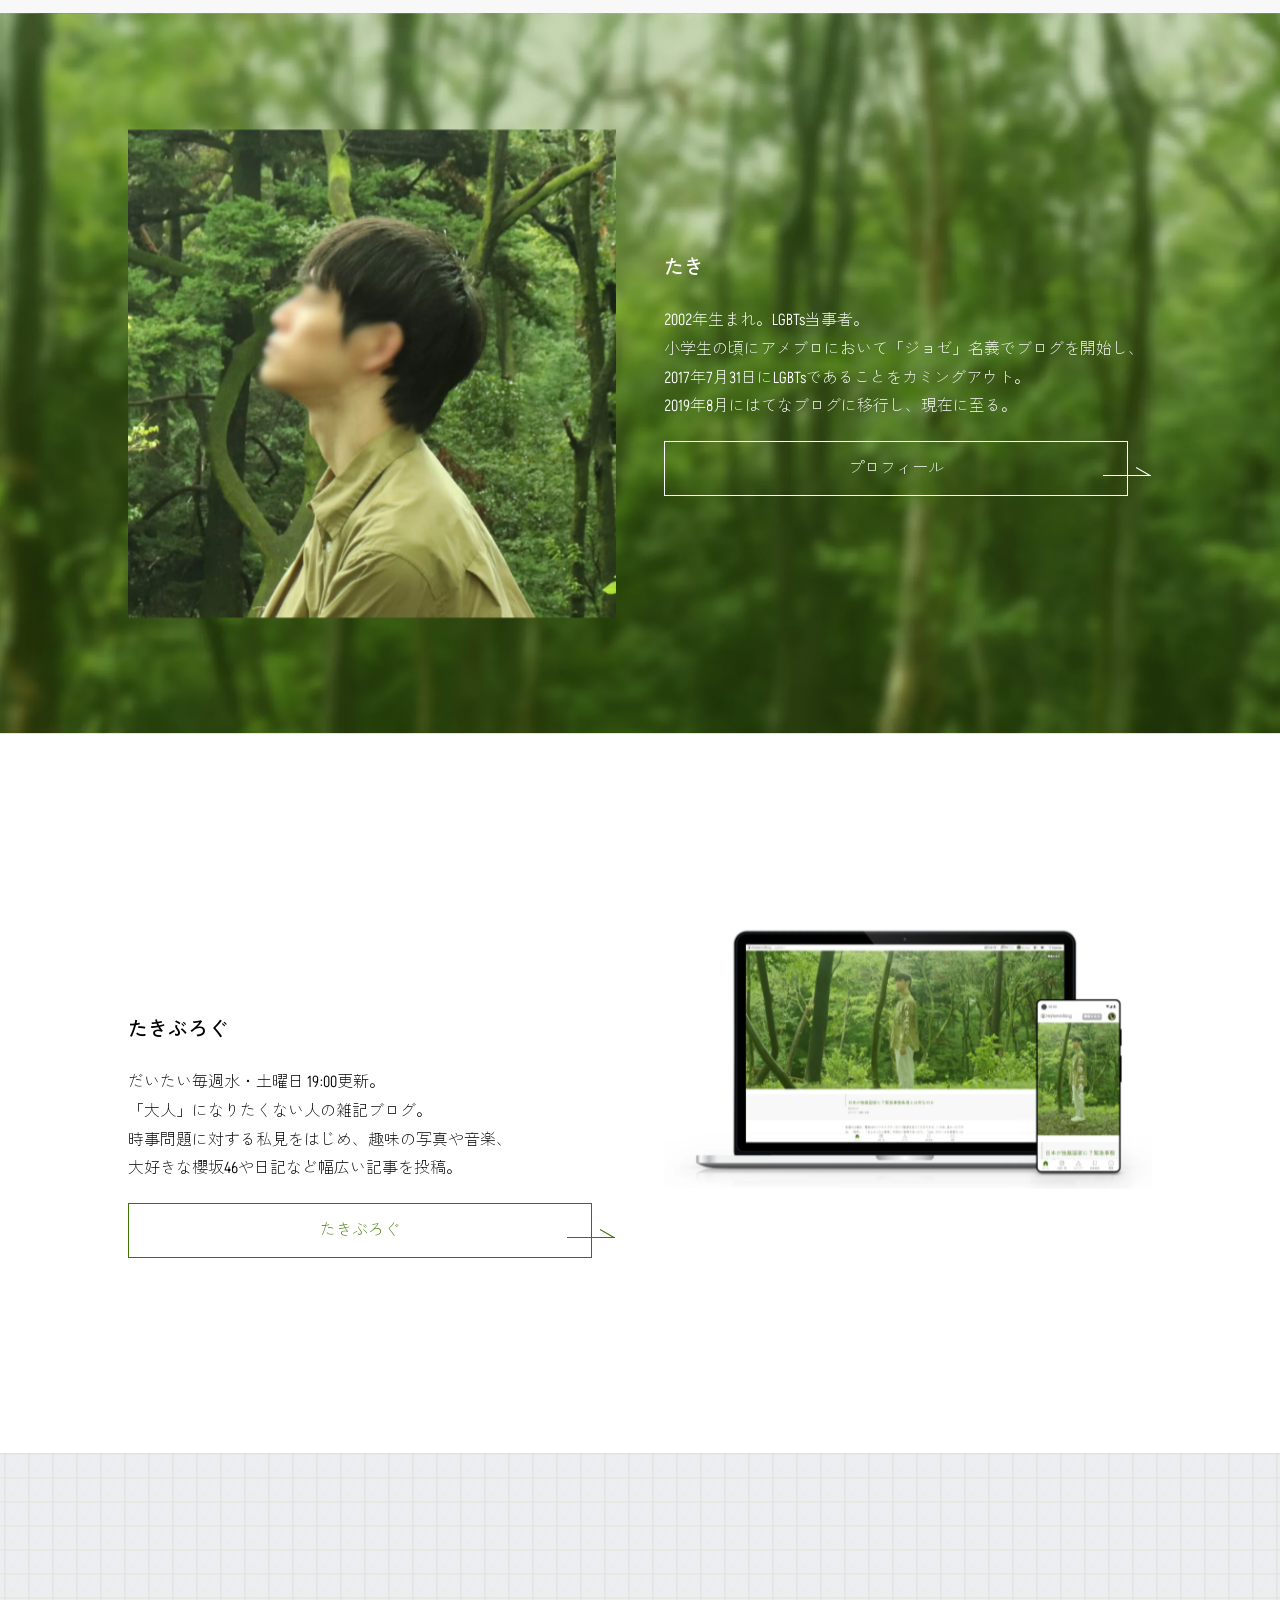
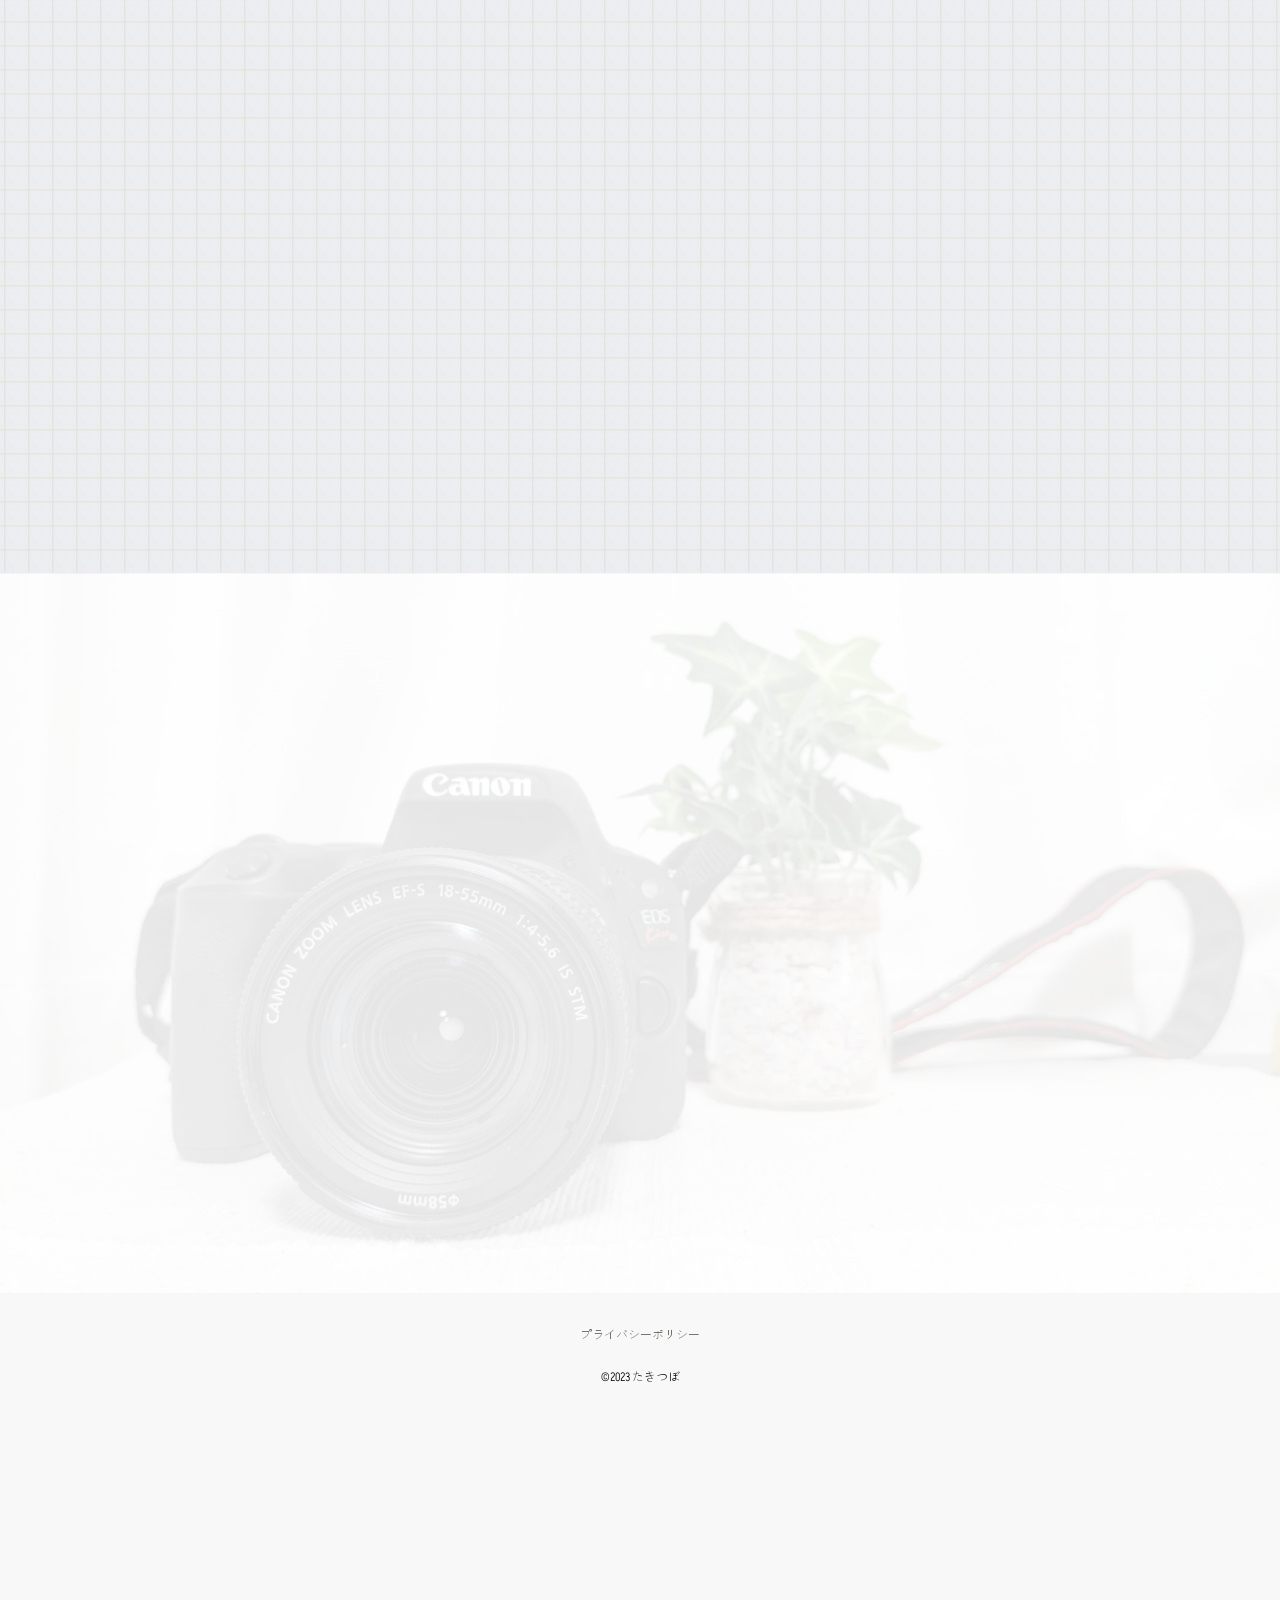
<file: index.html>
<!DOCTYPE html>
<html lang="ja">
<head>
  <!-- Google tag (gtag.js) -->
  <script async src="https://www.googletagmanager.com/gtag/js?id=G-FNENW8B98R"></script>
  <script>
    window.dataLayer = window.dataLayer || [];
    function gtag(){dataLayer.push(arguments);}
    gtag('js', new Date());

    gtag('config', 'G-FNENW8B98R');
  </script>
  <meta charset="UTF-8">
  <meta http-equiv="X-UA-Compatible" content="IE=edge">
  <meta name="viewport" content="width=device-width, initial-scale=1.0">
  <meta name="description" content="はてなブログ、Instagram、noteなどで活動する自称クリエイター、たきの自己紹介サイト。各SNSへのリンクやプロフィール、これまでつくったものを掲載。">
  <link rel="stylesheet" href="css/normalize.css">
  <link rel="stylesheet" href="css/style.css">
  <link rel="icon" href="images/favicon.webp">
  <link rel="apple-touch-icon" href="/images/favicon.webp">
  <script src="js/luxy.min.js" defer></script>
  <script src="js/script.js" defer></script>
  <title>たきつぼ</title>
</head>
  <body id="page-index">
    <div id="luxy">
      <section class="mv luxy-el" data-speed-y="20">
        <div class="mv-content luxy-el" data-speed-y="-20">
          <h1>たきつぼ</h1>
          <p>たきの自己紹介サイト</p>
        </div>
      </section>
      <section class="news">
        <div class="content">
          <div class="fadein news-content-top">
            <h2 class="news-content-title content-title">お知らせ</h2>
          </div>
          <div class="fadein news-content-bottom">
            <ul class="news-list">
              <li>
								<a href="news/2023/0502.html" target="_blank" rel="noopener noreferrer">
								<span class="news-list-date">2023.05.02</span><span class="news-list-title">たきぶろぐ投稿日変更のお知らせ</span>
								</a>
							</li>
              <li class="fadein">
                <a href="news/2023/0422.html" title="Twitterアカウントについて">
                  <span class="news-list-date">2023.04.22</span><span class="news-list-title">Twitterアカウントについて</span>
                </a>
              </li>
              <li class="fadein">
                <a href="news/2023/site-open.html" title="サイトオープンしました。">
                  <span class="news-list-date">2023.04.22</span><span class="news-list-title">サイトオープンしました。</span>
                </a>
              </li>
            </ul>
            <a href="news/index.html" class="btn">お知らせ一覧</a>
          </div>
        </div>
      </section>
      <section class="profile">
        <div class="content">
          <div class="fadein profile-content-top luxy-el" data-offset="-68" data-speed-y="3">
            <img src="images/profile.webp" alt="たきの写真" width="1200" height="1200">
          </div>
          <div class="fadein profile-content-bottom luxy-el" data-offset="68" data-speed-y="-3">
            <h2 class="profile-content-title content-title">たき</h2>
            <p class="profile-detail">
              2002年生まれ。LGBTs当事者。<br>小学生の頃にアメブロにおいて「ジョゼ」名義でブログを開始し、2017年7月31日にLGBTsであることをカミングアウト。<br>2019年8月にはてなブログに移行し、現在に至る。
            </p>
            <p>
              <a href="https://bit.ly/3mDw3Kw" target="_blank" rel="noopener noreferrer" class="btn" title="プロフィール">プロフィール</a>
            </p>
          </div>
        </div>
      </section>
      <section class="blog">
        <div class="content">
          <div class="fadein blog-content-top luxy-el" data-offset="-110" data-speed-y="3">
            <img src="images/blog.webp" alt="たきぶろぐの画像" width="2400" height="1350">
          </div>
          <div class="fadein blog-content-bottom luxy-el" data-offset="110" data-speed-y="-3">
            <h2 class="blog-title content-title">たきぶろぐ</h2>
            <p class="blog-detail">
              だいたい毎週水・土曜日 19:00更新。<br>
              「大人」になりたくない人の雑記ブログ。<br>
              時事問題に対する私見をはじめ、趣味の写真や音楽、<br>
              大好きな櫻坂46や日記など幅広い記事を投稿。
            </p>
            <p>
              <a href="https://takiblog.hatenablog.jp" target="_blank" rel="noopener noreferrer" class="btn" title="たきぶろぐ">たきぶろぐ</a>
            </p>
          </div>
        </div>
      </section>
      <section class="note">
        <div class="content">
          <div class="fadein note-content-top luxy-el" data-offset="-172" data-speed-y="3">
            <iframe class="note-embed" src="https://note.com/embed/notes/n80548611a126" style="border: 0; display: block; max-width: 100%; width: 100%; padding: 0px; margin: 10px 0px; position: static; visibility: visible;" height="200" scrolling="no" title="たきのnote"></iframe><script async src="https://note.com/scripts/embed.js" charset="utf-8"></script>
          </div>
          <div class="fadein note-content-bottom luxy-el" data-offset="142" data-speed-y="-3">
            <h2 class="note-content-title content-title">note</h2>
            <p class="note-detail">
              だいたい毎日更新。<br>
              たきぶろぐの要約や、つぶやきを投稿。
            </p>
            <p>
              <a href="https://note.com/taki_jp" target="_blank" rel="noopener noreferrer" class="btn" title="note">note</a>
            </p>
          </div>
        </div>
      </section>
      <section class="instagram">
        <div class="content">
          <div class="fadein instagram-content-top luxy-el" data-offset="-200" data-speed-y="3">
            <div class="instagram-content-top-feed">
              <a href="https://www.instagram.com/p/Ci6goCOPKAV/" target="_blank" rel="noopener noreferrer" title="Instagramへ">
                <img src="images/instagram_01.webp" alt="雨の中咲く彼岸花の画像" width="160" height="160">
              </a>
              <a href="https://www.instagram.com/p/CbZvpUgPvkH/" target="_blank" rel="noopener noreferrer" title="Instagramへ">
                <img src="images/instagram_02.webp" alt="SHIBUYA SKYから見た夜空の画像" width="160" height="160">
              </a>
              <a href="https://www.instagram.com/p/CeBWjE7Pknc/" target="_blank" rel="noopener noreferrer" title="Instagramへ">
                <img src="images/instagram_03.webp" alt="河津桜の画像" width="160" height="160">
              </a>
              <a href="https://www.instagram.com/p/CoRqg-5PV6H/" target="_blank" rel="noopener noreferrer" title="Instagramへ">
                <img src="images/instagram_04.webp" alt="あしがくぼの氷柱の画像" width="160" height="160">
              </a>
              <a href="https://www.instagram.com/p/CUhMF18LbBF/" target="_blank" rel="noopener noreferrer" title="Instagramへ">
                <img src="images/instagram_05.webp" alt="深山の花園で咲く彼岸花の画像" width="160" height="160">
              </a>
              <a href="https://www.instagram.com/p/CbHwr75vk1F/" target="_blank" rel="noopener noreferrer" title="Instagramへ">
                <img src="images/instagram_06.webp" alt="沖縄県の祖国復帰闘争碑" width="160" height="160">
              </a>
              <a href="https://www.instagram.com/p/CXa4z08v1_k/" target="_blank" rel="noopener noreferrer" title="Instagramへ">
                <img src="images/instagram_07.webp" alt="小田急ロマンスカーLSEの画像" width="160" height="160">
              </a>
              <a href="https://www.instagram.com/p/CTrBJHvrZDi/" target="_blank" rel="noopener noreferrer" title="Instagramへ">
                <img src="images/instagram_08.webp" alt="奥多摩の画像" width="160" height="160">
              </a>
              <a href="https://www.instagram.com/p/CN1UjTrn6AN/" target="_blank" rel="noopener noreferrer" title="Instagramへ">
                <img src="images/instagram_09.webp" alt="東京スカイツリー 櫻坂46ライトアップの画像" width="160" height="160">
              </a>
            </div>
          </div>
          <div class="fadein instagram-content-bottom luxy-el" data-offset="200" data-speed-y="-3">
            <h2 class="instagram-content-title content-title">Instagram</h2>
            <p class="instagram-detail">
              @taki_photograph_<br>
              お出かけ先や、普段何気なく撮った写真を<br>
              のんびりダラダラと、マイペースに投稿。
            </p>
            <p>
              <a href="https://www.instagram.com/taki_photograph_/" target="_blank" rel="noopener noreferrer" class="btn" title="Instagram">Instagram</a>
            </p>
          </div>
        </div>
      </section>
      <footer>
        <p><a href="https://takiblog.hatenablog.jp/entry/privacy-policy" target="_blank" rel="noopener noreferrer">プライバシーポリシー</a></p>
        <p class="footer-copyrights">&copy;2023 たきつぼ</p>
      </footer>
    </div>
  </body>
</html>
</file>
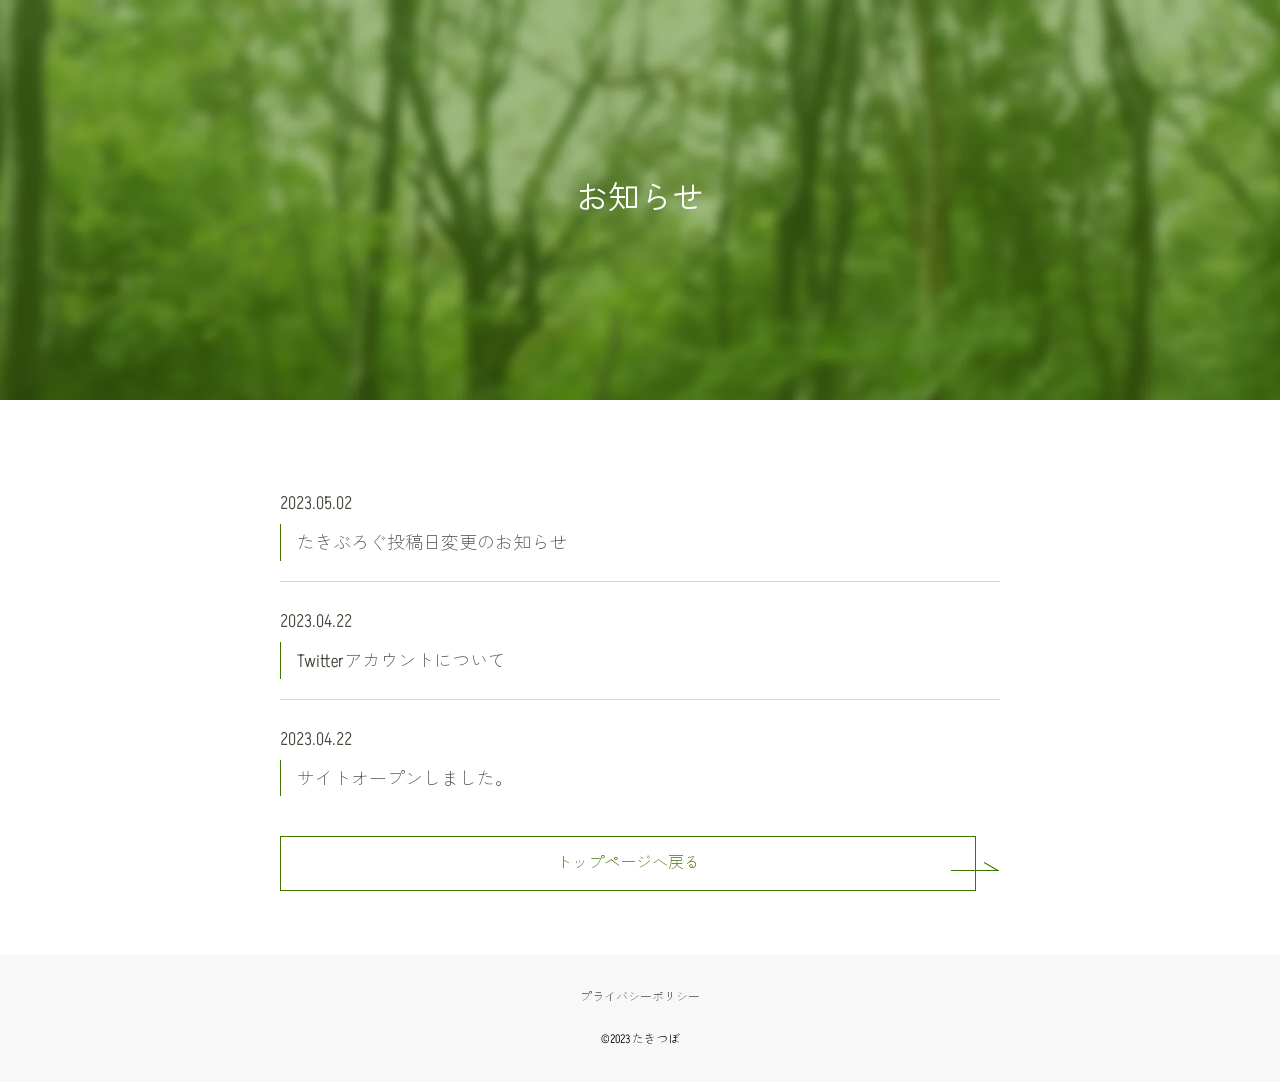
<file: news/index.html>
<!DOCTYPE html>
<html lang="ja">
	<head>
		<!-- Google tag (gtag.js) -->
		<script async src="https://www.googletagmanager.com/gtag/js?id=G-FNENW8B98R"></script>
		<script>
			window.dataLayer = window.dataLayer || [];
			function gtag(){dataLayer.push(arguments);}
			gtag('js', new Date());

			gtag('config', 'G-FNENW8B98R');
		</script>
		<meta charset="UTF-8">
		<meta http-equiv="X-UA-Compatible" content="IE=edge">
		<meta name="viewport" content="width=device-width, initial-scale=1.0">
		<meta name="description" content="はてなブログ、Instagram、noteなどで活動する自称クリエイター、たきの自己紹介サイト。各SNSへのリンクやプロフィール、これまでつくったものを掲載。">
		<link rel="stylesheet" href="../css/normalize.css">
		<link rel="stylesheet" href="../css/style.css">
		<link rel="icon" href="../images/favicon.png">
		<script src="../js/script.js" defer></script>
		<title>お知らせ | たきつぼ</title>
	</head>
	<body id="page-news">
		<main>
			<section>
				<div class="news-header">
					<h1 class="news-title">お知らせ</h1>
				</div>
				<div class="content-wrap">
					<div class="content">
						<ul class="news-list">
							<li>
								<a href="2023/0502.html" target="_blank" rel="noopener noreferrer">
								<span class="news-list-date">2023.05.02</span><span class="news-list-title">たきぶろぐ投稿日変更のお知らせ</span>
								</a>
							</li>
							<li>
								<a href="2023/0422.html" target="_blank" rel="noopener noreferrer">
								<span class="news-list-date">2023.04.22</span><span class="news-list-title">Twitterアカウントについて</span>
								</a>
							</li>
							<li>
								<a href="2023/site-open.html">
								<span class="news-list-date">2023.04.22</span><span class="news-list-title">サイトオープンしました。</span>
								</a>
							</li>
							</ul>
					</div>
					<div class="news-btn-wrap">
						<a href="../index.html"class="btn">トップページへ戻る</a>
					</div>
				</div>
			</section>

		</main>
		<footer>
			<p><a href="https://takiblog.hatenablog.jp/entry/privacy-policy" target="_blank" rel="noopener noreferrer">プライバシーポリシー</a></p>
			<p class="footer-copyrights">&copy;2023 たきつぼ</p>
		</footer>
	</body>
</html>
</file>
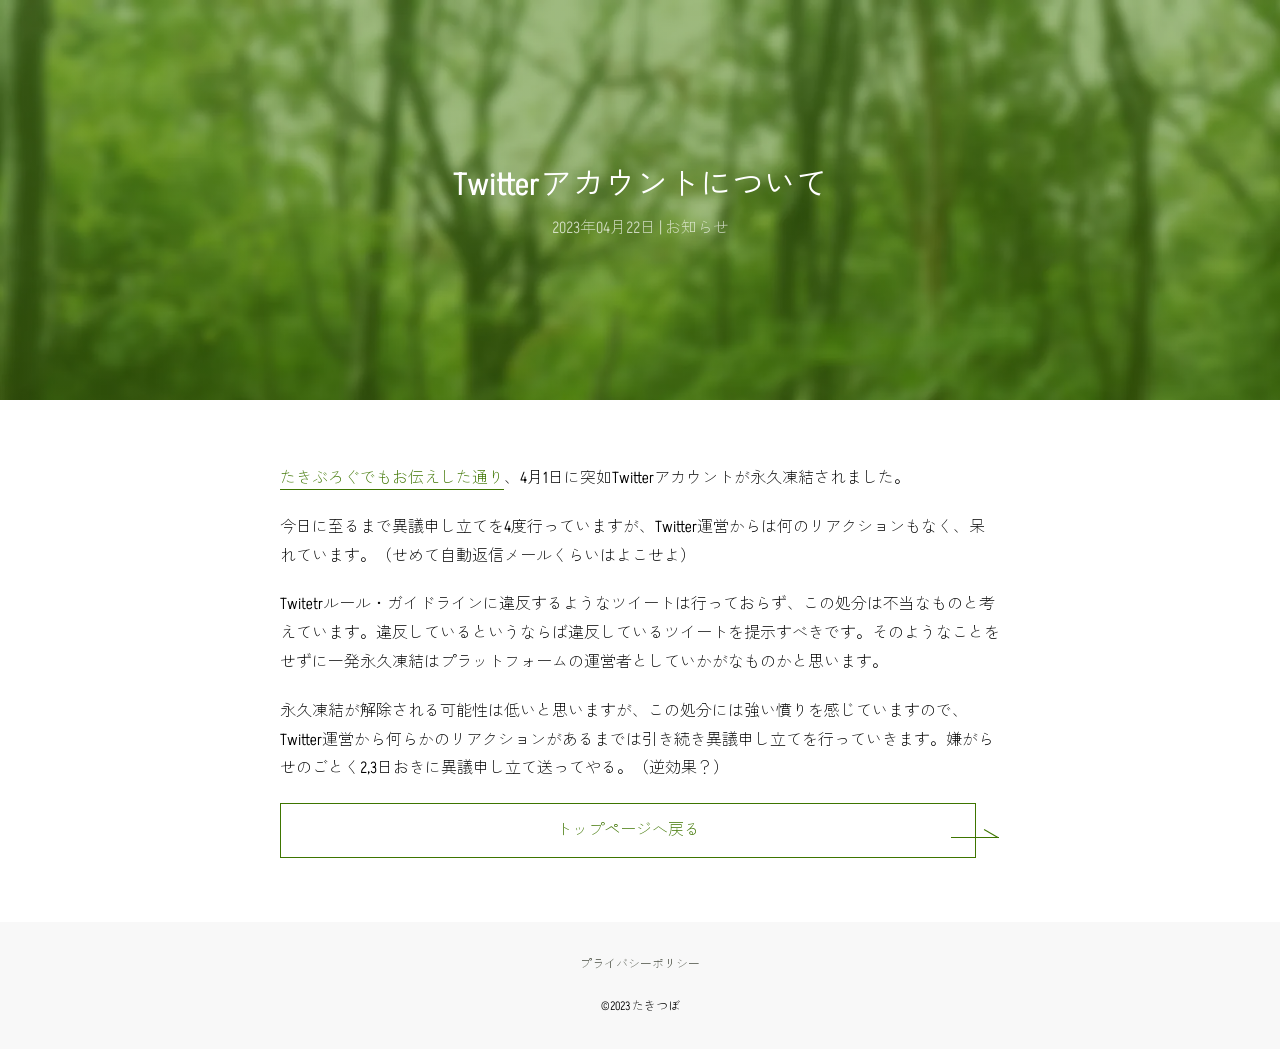
<file: news/2023/0422.html>
<!DOCTYPE html>
<html lang="ja">
	<head>
		<!-- Google tag (gtag.js) -->
		<script async src="https://www.googletagmanager.com/gtag/js?id=G-FNENW8B98R"></script>
		<script>
			window.dataLayer = window.dataLayer || [];
			function gtag(){dataLayer.push(arguments);}
			gtag('js', new Date());

			gtag('config', 'G-FNENW8B98R');
		</script>
		<meta charset="UTF-8">
		<meta http-equiv="X-UA-Compatible" content="IE=edge">
		<meta name="viewport" content="width=device-width, initial-scale=1.0">
		<meta name="description" content="はてなブログ、Instagram、noteなどで活動する自称クリエイター、たきの自己紹介サイト。各SNSへのリンクやプロフィール、これまでつくったものを掲載。">
		<link rel="stylesheet" href="../../css/normalize.css">
		<link rel="stylesheet" href="../../css/style.css">
		<link rel="icon" href="../../images/favicon.png">
		<script src="../../js/script.js" defer></script>
		<title>Twitterアカウントについて | お知らせ | たきつぼ</title>
	</head>
	<body id="page-news">
		<main>
			<article>
				<div class="news-header">
					<h1 class="news-title">Twitterアカウントについて</h1>
					<span class="news-subtitle"><time>2023年04月22日</time> | お知らせ</span>
				</div>
				<div class="content-wrap">
					<div class="content">
						<div class="news-content">
							<p><a href="https://takiblog.hatenablog.jp/entry/2023/04/01/190000" target="_blank" rel="noopener noreferrer" title="	
								Twitterアカウントが永久凍結されました">たきぶろぐでもお伝えした通り</a>、4月1日に突如Twitterアカウントが永久凍結されました。</p>
							<p>今日に至るまで異議申し立てを4度行っていますが、Twitter運営からは何のリアクションもなく、呆れています。（せめて自動返信メールくらいはよこせよ）</p>
							<p>Twitetrルール・ガイドラインに違反するようなツイートは行っておらず、この処分は不当なものと考えています。違反しているというならば違反しているツイートを提示すべきです。そのようなことをせずに一発永久凍結はプラットフォームの運営者としていかがなものかと思います。</p>
							<p>永久凍結が解除される可能性は低いと思いますが、この処分には強い憤りを感じていますので、Twitter運営から何らかのリアクションがあるまでは引き続き異議申し立てを行っていきます。嫌がらせのごとく2,3日おきに異議申し立て送ってやる。（逆効果？）</p>
						</div>
					</div>
					<div class="news-btn-wrap">
						<a href="../../index.html" class="btn">トップページへ戻る</a>
					</div>
				</div>
			</article>

		</main>
		<footer>
			<p><a href="https://takiblog.hatenablog.jp/entry/privacy-policy" target="_blank" rel="noopener noreferrer">プライバシーポリシー</a></p>
			<p class="footer-copyrights">&copy;2023 たきつぼ</p>
		</footer>
	</body>
</html>
</file>
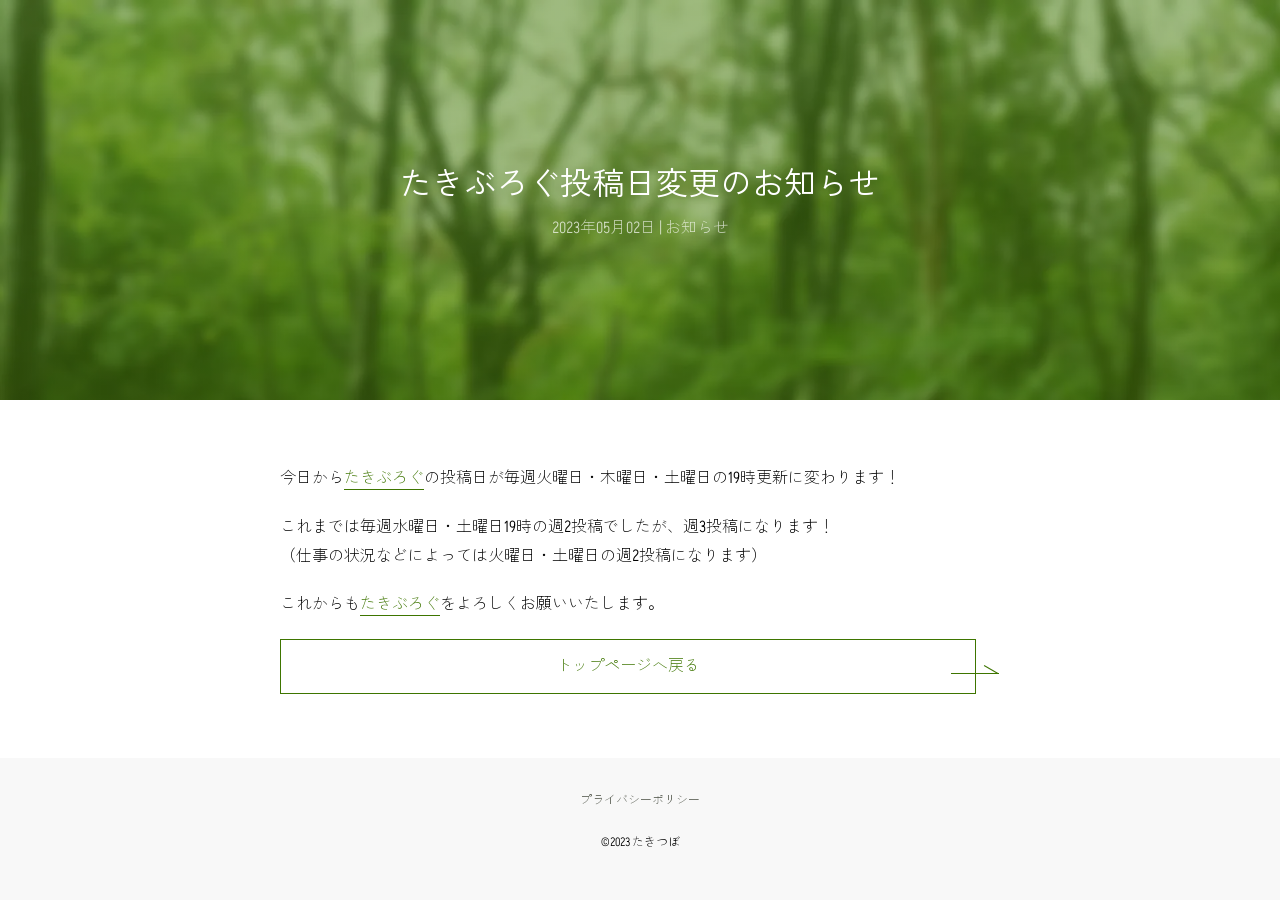
<file: news/2023/0502.html>
<!DOCTYPE html>
<html lang="ja">
	<head>
		<!-- Google tag (gtag.js) -->
		<script async src="https://www.googletagmanager.com/gtag/js?id=G-FNENW8B98R"></script>
		<script>
			window.dataLayer = window.dataLayer || [];
			function gtag(){dataLayer.push(arguments);}
			gtag('js', new Date());

			gtag('config', 'G-FNENW8B98R');
		</script>
		<meta charset="UTF-8">
		<meta http-equiv="X-UA-Compatible" content="IE=edge">
		<meta name="viewport" content="width=device-width, initial-scale=1.0">
		<meta name="description" content="はてなブログ、Instagram、noteなどで活動する自称クリエイター、たきの自己紹介サイト。各SNSへのリンクやプロフィール、これまでつくったものを掲載。">
		<link rel="stylesheet" href="../../css/normalize.css">
		<link rel="stylesheet" href="../../css/style.css">
		<link rel="icon" href="../../images/favicon.png">
		<script src="../../js/script.js" defer></script>
		<title>たきぶろぐ投稿日変更のお知らせ | お知らせ | たきつぼ</title>
	</head>
	<body id="page-news">
		<main>
			<article>
				<div class="news-header">
					<h1 class="news-title">たきぶろぐ投稿日変更のお知らせ</h1>
					<span class="news-subtitle"><time>2023年05月02日</time> | お知らせ</span>
				</div>
				<div class="content-wrap">
					<div class="content">
						<div class="news-content">
							<p>今日から<a href="https://takiblog.hatenablog.jp/" target="_blank" rel="noopener noreferrer">たきぶろぐ</a>の投稿日が毎週火曜日・木曜日・土曜日の19時更新に変わります！</p>
							<p>これまでは毎週水曜日・土曜日19時の週2投稿でしたが、週3投稿になります！<br>
								（仕事の状況などによっては火曜日・土曜日の週2投稿になります）</p>
								<p>これからも<a href="https://takiblog.hatenablog.jp/" target="_blank" rel="noopener noreferrer">たきぶろぐ</a>をよろしくお願いいたします。</p>
						</div>
					</div>
					<div class="news-btn-wrap">
						<a href="../../index.html" class="btn">トップページへ戻る</a>
					</div>
				</div>
			</article>

		</main>
		<footer>
			<p><a href="https://takiblog.hatenablog.jp/entry/privacy-policy" target="_blank" rel="noopener noreferrer">プライバシーポリシー</a></p>
			<p class="footer-copyrights">&copy;2023 たきつぼ</p>
		</footer>
	</body>
</html>
</file>
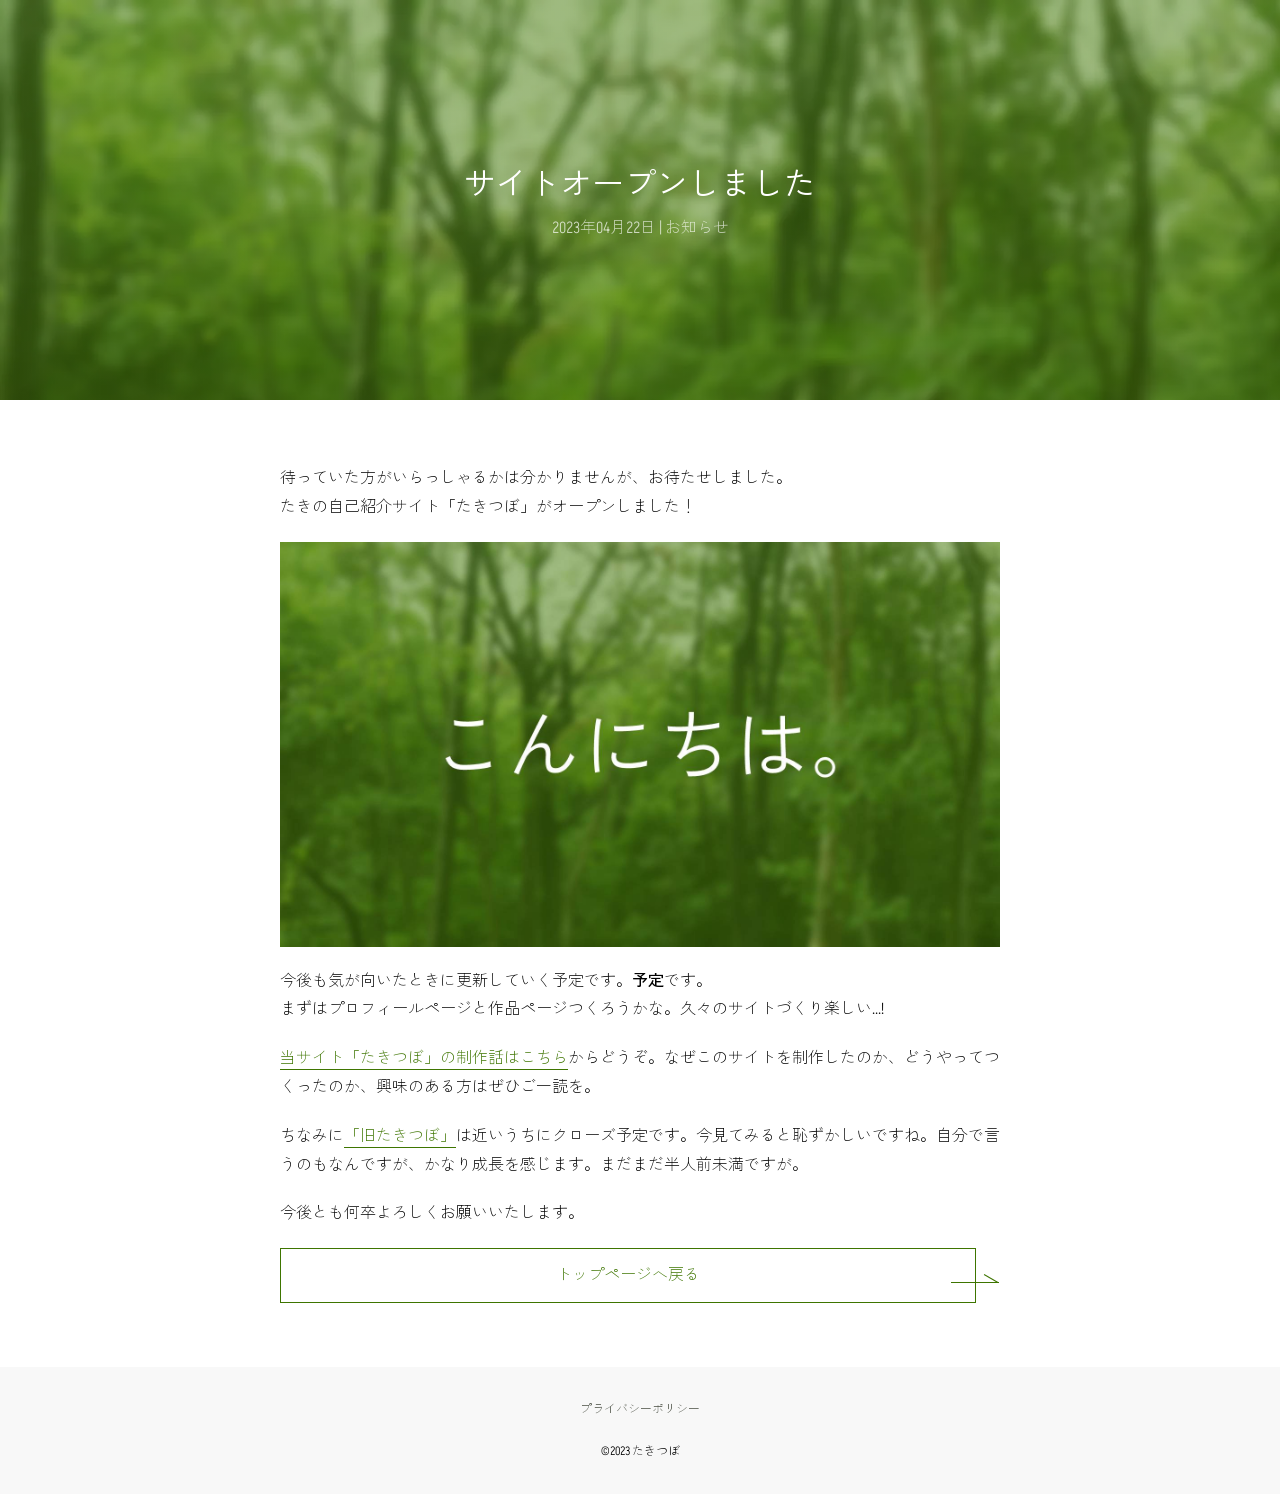
<file: news/2023/site-open.html>
<!DOCTYPE html>
<html lang="ja">
	<head>
		<!-- Google tag (gtag.js) -->
		<script async src="https://www.googletagmanager.com/gtag/js?id=G-FNENW8B98R"></script>
		<script>
			window.dataLayer = window.dataLayer || [];
			function gtag(){dataLayer.push(arguments);}
			gtag('js', new Date());

			gtag('config', 'G-FNENW8B98R');
		</script>
		<meta charset="UTF-8">
		<meta http-equiv="X-UA-Compatible" content="IE=edge">
		<meta name="viewport" content="width=device-width, initial-scale=1.0">
		<meta name="description" content="はてなブログ、Instagram、noteなどで活動する自称クリエイター、たきの自己紹介サイト。各SNSへのリンクやプロフィール、これまでつくったものを掲載。">
		<link rel="stylesheet" href="../../css/normalize.css">
		<link rel="stylesheet" href="../../css/style.css">
		<link rel="icon" href="../../images/favicon.png">
		<script src="../../js/script.js" defer></script>
		<title>サイトオープンしました | お知らせ | たきつぼ</title>
	</head>
	<body id="page-news">
		<main>
			<article>
				<div class="news-header">
					<h1 class="news-title">サイトオープンしました</h1>
					<span class="news-subtitle"><time>2023年04月22日</time> | お知らせ</span>
				</div>
				<div class="content-wrap">
					<div class="content">
						<div class="news-content">
							<p>待っていた方がいらっしゃるかは分かりませんが、お待たせしました。<br>
								たきの自己紹介サイト「たきつぼ」がオープンしました！</p>
							<p><img src="../img/hello.jpg" width="1600" height="900" loading="lazy" alt="こんにちは"></p>
							<p>今後も気が向いたときに更新していく予定です。<strong>予定</strong>です。<br>
								まずはプロフィールページと作品ページつくろうかな。久々のサイトづくり楽しい...!</p>
							<p><a href="https://takiblog.hatenablog.jp/entry/2023/04/22/190000" target="_blank" rel="noopener noreferrer">当サイト「たきつぼ」の制作話はこちら</a>からどうぞ。なぜこのサイトを制作したのか、どうやってつくったのか、興味のある方はぜひご一読を。</a></p>
							<p>ちなみに<a href="https://taki.themedia.jp/" target="_blank" rel="noopener noreferrer" title="旧たきつぼ">「旧たきつぼ」</a>は近いうちにクローズ予定です。今見てみると恥ずかしいですね。自分で言うのもなんですが、かなり成長を感じます。まだまだ半人前未満ですが。</p>
							<p>今後とも何卒よろしくお願いいたします。</p>
						</div>
					</div>
					<div class="news-btn-wrap">
						<a href="../../index.html" class="btn">トップページへ戻る</a>
					</div>
				</div>
			</article>

		</main>
		<footer>
			<p><a href="https://takiblog.hatenablog.jp/entry/privacy-policy" target="_blank" rel="noopener noreferrer">プライバシーポリシー</a></p>
			<p class="footer-copyrights">&copy;2023 たきつぼ</p>
		</footer>
	</body>
</html>
</file>
<file: css/style.css>
@import url("https://fonts.googleapis.com/css2?family=Akshar:wght@300;400&family=Noto+Serif+JP:wght@400&family=Zen+Kaku+Gothic+New:wght@400;500&display=swap");
/* ---------- common ---------- */
:root{
  --main-text:#464b3f;
  --taki-green:#3e7500;
  --main-border:#d2d7e5;
}
*{
  box-sizing:border-box;
}
html{
  font-family:Akshar,"Zen Kaku Gothic New","Noto Serif JP";
  font-size:1rem;
  font-weight:300;
  line-height:1.8;
  background:#f8f8f8;
}
img{
  max-width:100%;
  height:auto;
  display:block;
}
.content{
  width:90%;
  max-width:1024px;
  margin:0 auto;
}
p{
  margin:1.25rem 0;
}
p:first-of-type{
  margin:0 0 1.25rem;
}
p:last-of-type{
  margin:1.25rem 0 0;
}
strong{
  font-weight:500;
}
a{
  color:var(--taki-green);
  transition:.5s;
  text-underline-offset:.4rem;
}
a:not(.btn):hover{
  opacity:.6;
}
.btn{
  display:block;
  width:calc(100% - 1.5rem);
  padding:.75rem 4rem;
  color:var(--taki-green);
  border:1px solid var(--taki-green);
  text-decoration:none;
  text-align:center;
  position:relative;
  margin:1.25rem 0 0;
}
.btn::before,.btn::after{
  content:"";
  display:block;
  background:var(--taki-green);
  width:3rem;
  height:1px;
  position:absolute;
  bottom:36%;
  right:-1.5rem;
  transition:.5s;
}
.btn::after{
  width:1rem;
  height:1px;
  transform:rotate(30deg);
  bottom:44%;
}
.btn:hover::before{
  transform:translateX(.5rem);
}
.btn:hover::after{
  transform:translateX(.5rem) rotate(30deg);
}
.fadein{
  opacity:0;
  transition:1s;
  transition-property:opacity,translate;
  translate:0 1rem;
}
.fadein-active{
  opacity:1;
  translate:0 0;
}
footer{
  text-align:center;
  padding:2rem 1rem;
  background:#f8f8f8;
  font-size:.75rem;
  position:relative;
  z-index:1;
}
footer a{
  color:var(--main-text);
  text-decoration:none;
}

/* ---------- page-index ---------- */
#page-index section{
  position:relative;
  z-index:1;
  padding:4rem 0;
}
#page-index .content{
  display:grid;
  grid-template-columns:1fr;
  gap:2rem 3rem;
}
#page-index .content-title{
  font-size:1.25rem;
  font-weight:500;
  margin:0 0 1.25rem;
}
#page-index .mv{
  width:100%;
  height: 100svh;
  position: relative;
  display:grid;
  place-content:center;
}
.mv::before{
  content:"";
  display:block;
  width:100%;
  height:100vh;
  background: linear-gradient(rgba(62,117,0,.3),rgba(62,117,0,.3)),url(../images/mv.webp) no-repeat center top/cover;
  position:fixed;
  top:0;
  left:0;
  z-index:-1;
}
#page-index .mv::after{
  content:"";
  width:1px;
  height:6rem;
  background:#fff;
  position:absolute;
  bottom:0;
  left:50%;
  animation:mv_scroll 2s ease-out 2.4s infinite;
}
#page-index .mv-content h1{
  font-family:"Noto Serif JP";
  font-weight:300;
  color:#fff;
  letter-spacing:.25em;
  margin:0 auto 2rem;
  writing-mode: vertical-rl;
  opacity:0;
  animation:mv_fadeIn 1.2s ease-out forwards;
}
#page-index .mv-content p{
  font-size:.875rem;
  color:#fff;
  opacity:0;
  animation:mv_fadeIn 1.2s ease-out 1.2s forwards;
}
#page-index .news{
  background:#f8f8f8;
}
#page-index .news .content{
  gap:0 4rem;
}
#page-index .news-content-title{
  margin:0;
}
#page-index .news-content-bottom .news-list{
  font-size:1.125rem;
  list-style:none;
  padding:0;
  margin:0;
}
#page-index .news-content-bottom .news-list li+li{
  border-top:1px solid var(--main-border);
}
#page-index .news-content-bottom .news-list a{
  display:grid;
  grid-template-columns:1fr;
  gap:.25rem 2rem;
  color:var(--main-text);
  text-decoration:none;
  padding:1.25rem 0;
}
#page-index .news-list-date{
  padding-top:.25rem;
}
#page-index .news-content-bottom .news-list-title{
  border-left:1px solid var(--taki-green);
  padding:.25rem 0 0 1rem;
  transition:.3s;
}
#page-index .news-content-bottom .news-list a:hover .news-list-title{
  padding:.25rem 0 0 1.5rem;
}
#page-index .profile{
  background: linear-gradient(rgba(62,117,0,.3),rgba(62,117,0,.3)),url(../images/profile_bg.webp) no-repeat center center/cover;
  color:#fff;
}
#page-index .profile .btn{
  color:#fff;
  border-color:#fff;
}
#page-index .profile .btn::before,.profile .btn::after{
  background:#fff;
}
#page-index .blog{
  background:#fff;
}
#page-index .note{
  background:linear-gradient(rgba(255,255,255,.7),rgba(255,255,255,.7)),url(../images/note_bg.webp) repeat center top/24px; 
}
#page-index .note .content{
  gap:.75rem 3rem;
}
#page-index .instagram{
  background:linear-gradient(rgba(255,255,255,.9),rgba(255,255,255,.9)),url(../images/instagram_bg.webp) no-repeat left center/cover;
  
}
#page-index .instagram-content-top-feed{
  display:grid;
  grid-template-columns:1fr 1fr 1fr;
  gap:.25rem;
}
#page-index .instagram-content-top-feed a{
  display:block;
  position:relative;
}
#page-index .instagram-content-top-feed a::after{
  content:"";
  display:block;
  width:100%;
  height:100%;
  background:rgba(62,117,0,0);
  position:absolute;
  top:0;
  left:0;
  transition:.5s;
}
#page-index .instagram-content-top-feed a:hover::after{
  background:rgba(62,117,0,.6);
}


/* ---------- page-news ---------- */
#page-news .news-header{
  height:25rem;
  display:grid;
  place-content:center;
  place-items:center;
}
#page-news .news-header::before{
  content:"";
  width:100%;
  height:25rem;
  position:fixed;
  top:0;
  left:0;
  z-index:-1;
  background: linear-gradient(rgba(62,117,0,.5),rgba(62,117,0,.5)),url(../images/profile_bg.webp) no-repeat center top/cover;
}
#page-news .news-title{
  color:#fff;
  font-weight:400;
  margin:0;
}
#page-news .news-subtitle{
  color:#fff;
  opacity:.7;
}
#page-news .content{
  max-width:45rem;
  margin:0 auto;
}
#page-news .content-wrap{
  background:#fff;
  padding:4rem 0;
}
#page-news .news-list{
  font-size:1.125rem;
  list-style:none;
  padding:0;
  margin:0;
}
#page-news .news-list li+li{
  border-top:1px solid var(--main-border);
}
#page-news .news-list a{
  display:grid;
  grid-template-columns:1fr;
  gap:.25rem 2rem;
  color:var(--main-text);
  text-decoration:none;
  padding:1.25rem 0;
}
#page-news .news-list-date{
  padding-top:.25rem;
}
#page-news .news-list-title{
  border-left:1px solid var(--taki-green);
  padding:.25rem 0 0 1rem;
  transition:.3s;
}
#page-news .news-list a:hover .news-list-title{
  padding:.25rem 0 0 1.5rem;
}
#page-news .news-btn-wrap{
  width:90%;
  max-width:45rem;
  margin:0 auto;
}



@media screen and (min-width:768px){
  /* ---------- common ---------- */
  .fadein{
    translate:0 0;
  }
  /* ---------- page-index ---------- */
  #page-index section{
    height:100vh;
    max-height:720px;
    display:grid;
    align-items:center;
  }
  #page-index section .content{
    grid-template-columns:1fr 1fr;
    align-items:center;
  }
  #page-index section.news{
    height:auto;
    min-height:433px;
  }
  #page-index .news .content{
    width:100%;
    max-width:800px;
    grid-template-columns:5rem auto;
    align-items:center;
  }
  #page-index .news-content-bottom .news-list a{
    grid-template-columns:5rem auto;
    align-items:center;
  }
  #page-index .blog-content-top{
    order:2;
  }
  #page-index .blog-content-bottom{
    order:1;
  }
  #page-index .instagram-content-top{
    order:2;
  }
  #page-index .instagram-content-bottom{
    order:1;
  }
}
@keyframes mv_scroll{
  0%{
    height:6rem;
  }
  100%{
    height:0;
  }
}
@keyframes mv_fadeIn{
  0%{
    opacity:0;
  }
  100%{
    opacity:1;
  }
}
</file>
